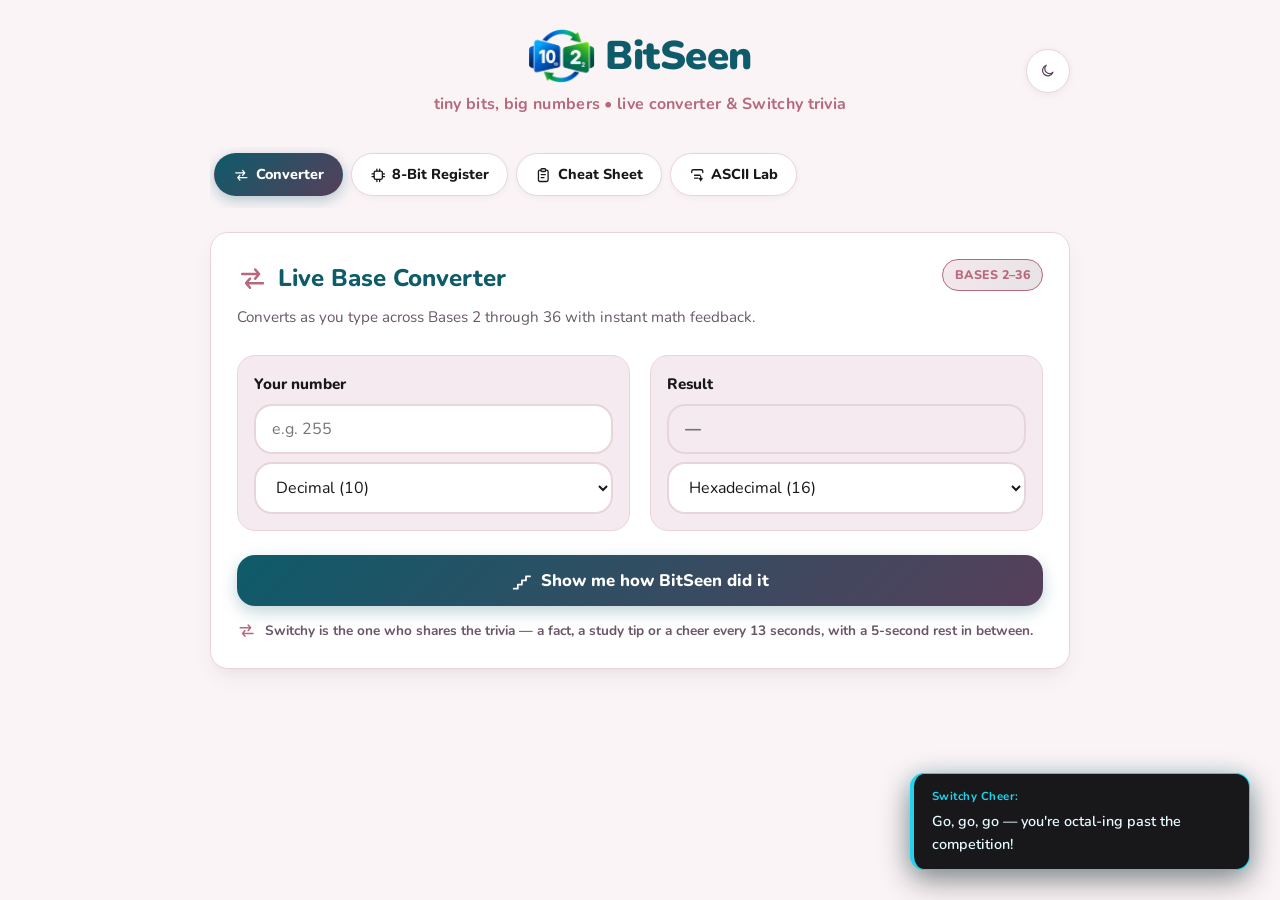
<file: index.html>
<!DOCTYPE html>
<html lang="en">

<head>
    <meta charset="UTF-8">
    <meta name="viewport" content="width=device-width, initial-scale=1.0">
    <title>BitSeen - Live Base Converter &amp; Number System Bestie</title>

    <link rel="preconnect" href="https://fonts.googleapis.com">
    <link rel="preconnect" href="https://fonts.gstatic.com" crossorigin>
    <link href="https://fonts.googleapis.com/css2?family=Nunito:wght@400;600;700;800;900&display=swap" rel="stylesheet">
    <link rel="icon" type="image/png" href="assets/favicon.png">
    <link rel="stylesheet" href="css/style.css">
</head>

<body>
    <div class="app-container">

        <header class="header">
            <div class="header-spacer"></div>
            <div class="header-title">
                <a href="index.html" class="header-logo-link">
                    <h1>
                        <img src="assets/binary-conversion-exchange.png" alt="" class="header-logo-img" aria-hidden="true">
                        <span>BitSeen</span>
                    </h1>
                </a>
                <p class="tagline">tiny bits, big numbers &bull; live converter &amp; Switchy trivia</p>
            </div>
            <div class="header-actions">
                <button id="theme-toggle-btn" class="theme-btn" aria-label="Toggle dark mode">
                    <svg class="icon icon-moon" aria-hidden="true" focusable="false"><use href="#bs-moon"></use></svg>
                    <svg class="icon icon-sun" aria-hidden="true" focusable="false"><use href="#bs-sun"></use></svg>
                </button>
            </div>
        </header>

        <nav class="student-nav" aria-label="Main Navigation">
            <a href="index.html" class="nav-pill active">
                <svg class="icon" aria-hidden="true" focusable="false"><use href="#bs-converter"></use></svg>
                <span>Converter</span>
            </a>
            <a href="register.html" class="nav-pill">
                <svg class="icon" aria-hidden="true" focusable="false"><use href="#bs-chip"></use></svg>
                <span>8-Bit Register</span>
            </a>
            <a href="cheatsheet.html" class="nav-pill">
                <svg class="icon" aria-hidden="true" focusable="false"><use href="#bs-clipboard"></use></svg>
                <span>Cheat Sheet</span>
            </a>
            <a href="ascii.html" class="nav-pill">
                <svg class="icon" aria-hidden="true" focusable="false"><use href="#bs-type"></use></svg>
                <span>ASCII Lab</span>
            </a>
        </nav>

        <section id="converter-section" class="card">
            <div class="section-header-row">
                <div>
                    <h2>
                        <svg class="icon" aria-hidden="true" focusable="false"><use href="#bs-converter"></use></svg>
                        <span>Live Base Converter</span>
                    </h2>
                    <p class="section-subtitle">Converts as you type across Bases 2 through 36 with instant math feedback.</p>
                </div>
                <span class="badge-student-good">Bases 2&ndash;36</span>
            </div>

            <div class="converter-panes">

                <div class="pane input-pane">
                    <label for="input-value">Your number</label>
                    <input type="text" id="input-value" placeholder="e.g. 255" autocomplete="off">

                    <select id="input-base">
                        <option value="2">Binary (2)</option>
                        <option value="8">Octal (8)</option>
                        <option value="10" selected>Decimal (10)</option>
                        <option value="16">Hexadecimal (16)</option>
                    </select>
                </div>

                <div class="pane output-pane">
                    <label for="output-value">Result</label>
                    <input type="text" id="output-value" placeholder="&mdash;" readonly>

                    <select id="output-base">
                        <option value="2">Binary (2)</option>
                        <option value="8">Octal (8)</option>
                        <option value="10">Decimal (10)</option>
                        <option value="16" selected>Hexadecimal (16)</option>
                    </select>
                </div>
            </div>

            <button type="button" id="show-steps-btn" class="btn-secondary">
                <svg class="icon" aria-hidden="true" focusable="false"><use href="#bs-steps"></use></svg>
                <span>Show me how BitSeen did it</span>
            </button>

            <p class="section-hint">
                <svg class="icon" aria-hidden="true" focusable="false"><use href="#bs-converter"></use></svg>
                <span>Switchy is the one who shares the trivia &mdash; a fact, a study tip or a cheer every 13 seconds, with a 5-second rest in between.</span>
            </p>

            <div id="steps-panel" class="steps-panel hidden">

            </div>
        </section>
    </div>

    <script src="js/icons.js"></script>
    <script src="js/feedback.js"></script>
    <script src="js/converter.js"></script>
    <script src="js/trivia.js"></script>
    <script src="js/switchy.js"></script>
    <script src="js/app.js"></script>
</body>

</html>
</file>
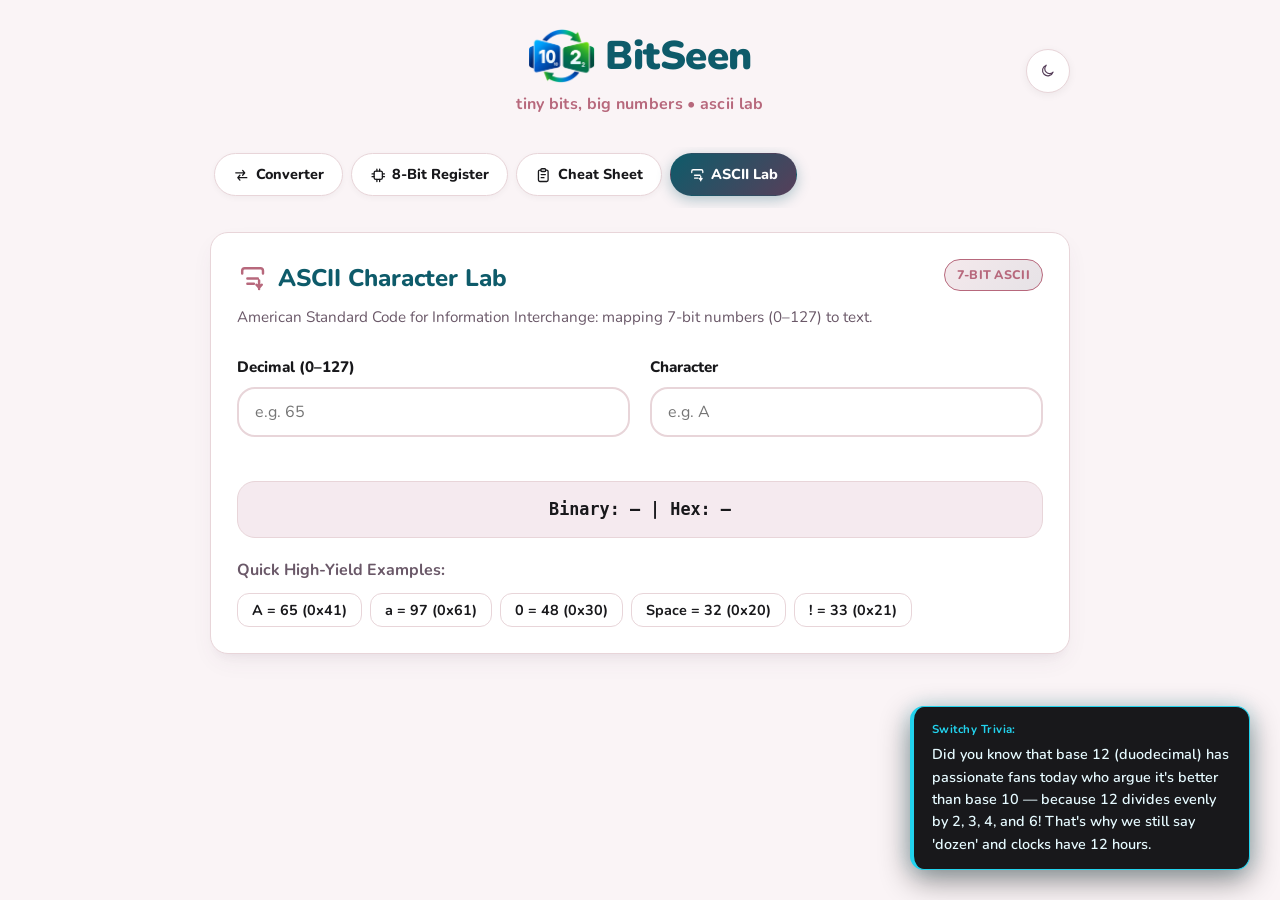
<file: ascii.html>
<!DOCTYPE html>
<html lang="en">

<head>
    <meta charset="UTF-8">
    <meta name="viewport" content="width=device-width, initial-scale=1.0">
    <title>ASCII Character Lab - BitSeen</title>

    <link rel="preconnect" href="https://fonts.googleapis.com">
    <link rel="preconnect" href="https://fonts.gstatic.com" crossorigin>
    <link href="https://fonts.googleapis.com/css2?family=Nunito:wght@400;600;700;800;900&display=swap" rel="stylesheet">
    <link rel="icon" type="image/png" href="assets/favicon.png">
    <link rel="stylesheet" href="css/style.css">
</head>

<body>
    <div class="app-container">

        <header class="header">
            <div class="header-spacer"></div>
            <div class="header-title">
                <a href="index.html" class="header-logo-link">
                    <h1>
                        <img src="assets/binary-conversion-exchange.png" alt="" class="header-logo-img" aria-hidden="true">
                        <span>BitSeen</span>
                    </h1>
                </a>
                <p class="tagline">tiny bits, big numbers &bull; ascii lab</p>
            </div>
            <div class="header-actions">
                <button id="theme-toggle-btn" class="theme-btn" aria-label="Toggle dark mode">
                    <svg class="icon icon-moon" aria-hidden="true" focusable="false"><use href="#bs-moon"></use></svg>
                    <svg class="icon icon-sun" aria-hidden="true" focusable="false"><use href="#bs-sun"></use></svg>
                </button>
            </div>
        </header>

        <nav class="student-nav" aria-label="Main Navigation">
            <a href="index.html" class="nav-pill">
                <svg class="icon" aria-hidden="true" focusable="false"><use href="#bs-converter"></use></svg>
                <span>Converter</span>
            </a>
            <a href="register.html" class="nav-pill">
                <svg class="icon" aria-hidden="true" focusable="false"><use href="#bs-chip"></use></svg>
                <span>8-Bit Register</span>
            </a>
            <a href="cheatsheet.html" class="nav-pill">
                <svg class="icon" aria-hidden="true" focusable="false"><use href="#bs-clipboard"></use></svg>
                <span>Cheat Sheet</span>
            </a>
            <a href="ascii.html" class="nav-pill active">
                <svg class="icon" aria-hidden="true" focusable="false"><use href="#bs-type"></use></svg>
                <span>ASCII Lab</span>
            </a>
        </nav>

        <section id="ascii-section" class="card">
            <div class="section-header-row">
                <div>
                    <h2>
                        <svg class="icon" aria-hidden="true" focusable="false"><use href="#bs-type"></use></svg>
                        <span>ASCII Character Lab</span>
                    </h2>
                    <p class="section-subtitle">American Standard Code for Information Interchange: mapping 7-bit numbers (0&ndash;127) to text.</p>
                </div>
                <span class="badge-student-good">7-Bit ASCII</span>
            </div>

            <div class="ascii-container">
                <div class="converter-panes">
                    <div class="pane">
                        <label for="ascii-dec">Decimal (0&ndash;127)</label>
                        <input type="number" id="ascii-dec" min="0" max="127" placeholder="e.g. 65">
                    </div>
                    <div class="pane">
                        <label for="ascii-char">Character</label>
                        <input type="text" id="ascii-char" maxlength="1" placeholder="e.g. A">
                    </div>
                </div>

                <div class="ascii-readouts">
                    <p>Binary: <span id="ascii-bin">&mdash;</span> | Hex: <span id="ascii-hex">&mdash;</span></p>
                </div>

                <div class="ascii-examples">
                    <p class="ascii-examples-label">Quick High-Yield Examples:</p>
                    <div class="ascii-chips">
                        <button type="button" class="ascii-chip" data-val="65">A = 65 (0x41)</button>
                        <button type="button" class="ascii-chip" data-val="97">a = 97 (0x61)</button>
                        <button type="button" class="ascii-chip" data-val="48">0 = 48 (0x30)</button>
                        <button type="button" class="ascii-chip" data-val="32">Space = 32 (0x20)</button>
                        <button type="button" class="ascii-chip" data-val="33">! = 33 (0x21)</button>
                    </div>
                </div>
            </div>
        </section>
    </div>

    <script src="js/icons.js"></script>
    <script src="js/feedback.js"></script>
    <script src="js/converter.js"></script>
    <script src="js/app.js"></script>
    <script src="js/trivia.js"></script>
    <script src="js/switchy.js"></script>
</body>

</html>
</file>
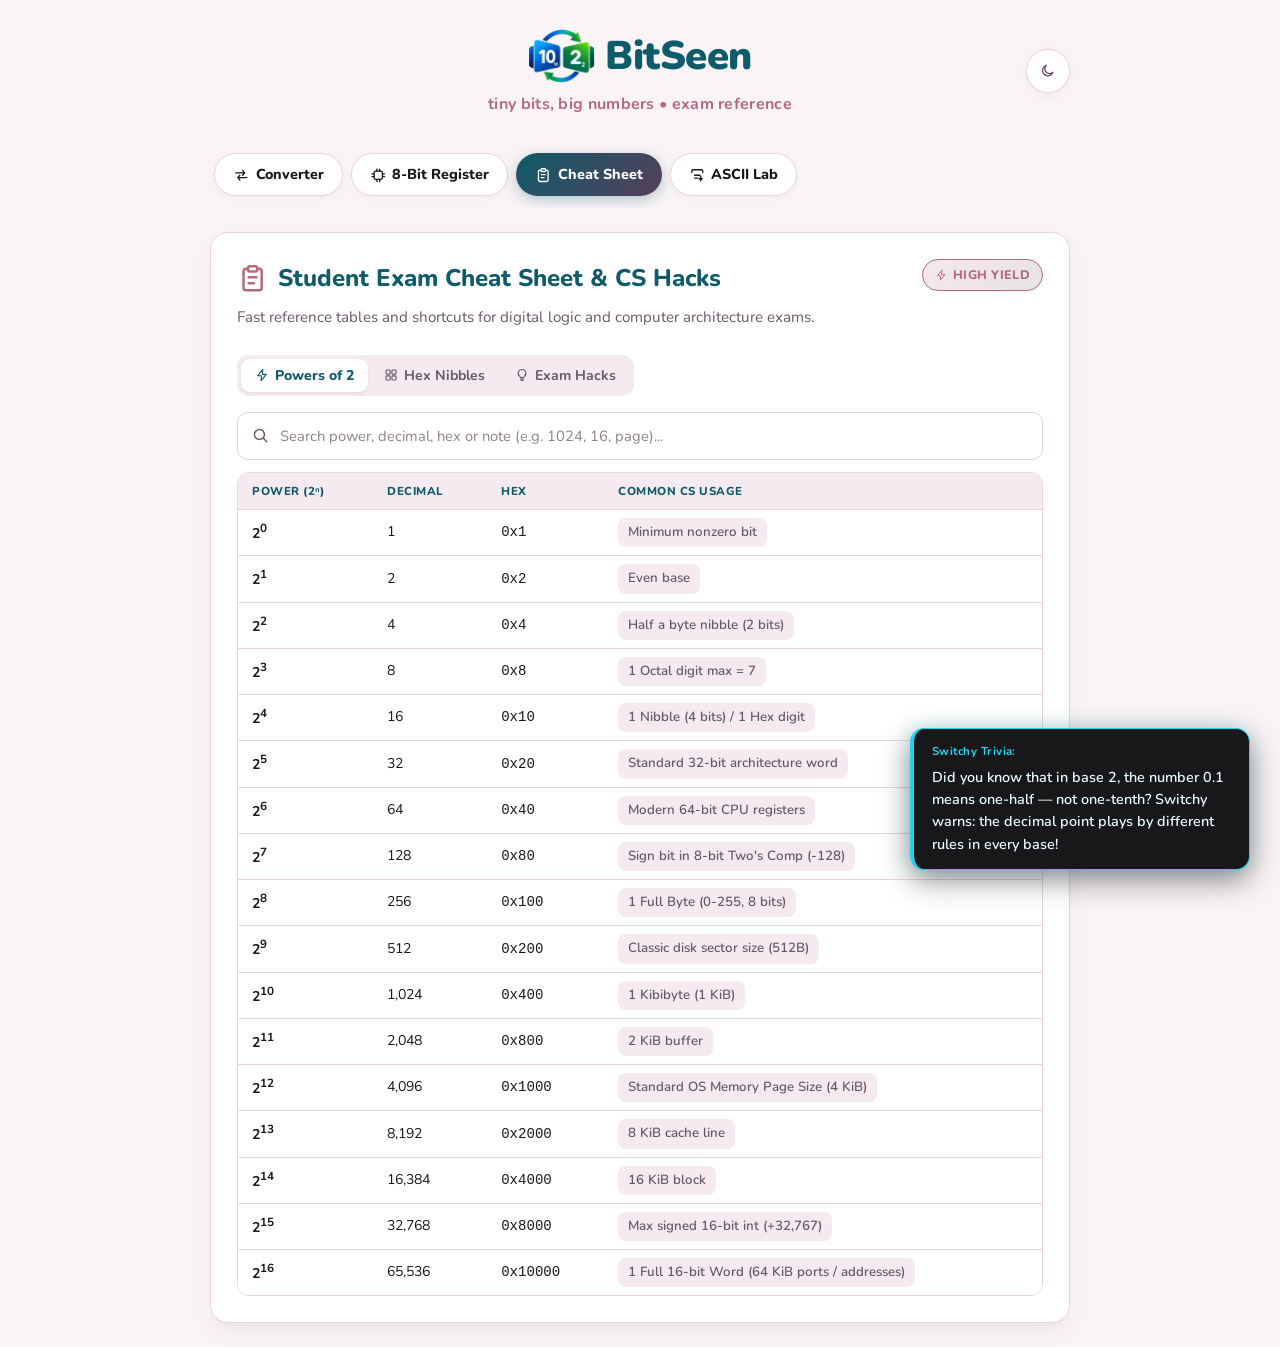
<file: cheatsheet.html>
<!DOCTYPE html>
<html lang="en">

<head>
    <meta charset="UTF-8">
    <meta name="viewport" content="width=device-width, initial-scale=1.0">
    <title>Student Exam Cheat Sheet - BitSeen</title>

    <link rel="preconnect" href="https://fonts.googleapis.com">
    <link rel="preconnect" href="https://fonts.gstatic.com" crossorigin>
    <link href="https://fonts.googleapis.com/css2?family=Nunito:wght@400;600;700;800;900&display=swap" rel="stylesheet">
    <link rel="icon" type="image/png" href="assets/favicon.png">
    <link rel="stylesheet" href="css/style.css">
</head>

<body>
    <div class="app-container">

        <header class="header">
            <div class="header-spacer"></div>
            <div class="header-title">
                <a href="index.html" class="header-logo-link">
                    <h1>
                        <img src="assets/binary-conversion-exchange.png" alt="" class="header-logo-img" aria-hidden="true">
                        <span>BitSeen</span>
                    </h1>
                </a>
                <p class="tagline">tiny bits, big numbers &bull; exam reference</p>
            </div>
            <div class="header-actions">
                <button id="theme-toggle-btn" class="theme-btn" aria-label="Toggle dark mode">
                    <svg class="icon icon-moon" aria-hidden="true" focusable="false"><use href="#bs-moon"></use></svg>
                    <svg class="icon icon-sun" aria-hidden="true" focusable="false"><use href="#bs-sun"></use></svg>
                </button>
            </div>
        </header>

        <nav class="student-nav" aria-label="Main Navigation">
            <a href="index.html" class="nav-pill">
                <svg class="icon" aria-hidden="true" focusable="false"><use href="#bs-converter"></use></svg>
                <span>Converter</span>
            </a>
            <a href="register.html" class="nav-pill">
                <svg class="icon" aria-hidden="true" focusable="false"><use href="#bs-chip"></use></svg>
                <span>8-Bit Register</span>
            </a>
            <a href="cheatsheet.html" class="nav-pill active">
                <svg class="icon" aria-hidden="true" focusable="false"><use href="#bs-clipboard"></use></svg>
                <span>Cheat Sheet</span>
            </a>
            <a href="ascii.html" class="nav-pill">
                <svg class="icon" aria-hidden="true" focusable="false"><use href="#bs-type"></use></svg>
                <span>ASCII Lab</span>
            </a>
        </nav>

        <section id="cheatsheet-section" class="card">
            <div class="section-header-row">
                <div>
                    <h2>
                        <svg class="icon" aria-hidden="true" focusable="false"><use href="#bs-clipboard"></use></svg>
                        <span>Student Exam Cheat Sheet &amp; CS Hacks</span>
                    </h2>
                    <p class="section-subtitle">Fast reference tables and shortcuts for digital logic and computer architecture exams.</p>
                </div>
                <span class="badge-student-good">
                    <svg class="icon" aria-hidden="true" focusable="false"><use href="#bs-bolt"></use></svg>
                    <span>High Yield</span>
                </span>
            </div>

            <div class="cs-tabs-header" role="tablist" aria-label="Cheat sheet sections">
                <button type="button" class="cs-tab-btn active" data-target="pane-powers" role="tab" aria-selected="true">
                    <svg class="icon" aria-hidden="true" focusable="false"><use href="#bs-bolt"></use></svg>
                    <span>Powers of 2</span>
                </button>
                <button type="button" class="cs-tab-btn" data-target="pane-nibbles" role="tab" aria-selected="false">
                    <svg class="icon" aria-hidden="true" focusable="false"><use href="#bs-grid"></use></svg>
                    <span>Hex Nibbles</span>
                </button>
                <button type="button" class="cs-tab-btn" data-target="pane-hacks" role="tab" aria-selected="false">
                    <svg class="icon" aria-hidden="true" focusable="false"><use href="#bs-bulb"></use></svg>
                    <span>Exam Hacks</span>
                </button>
            </div>

            <div id="pane-powers" class="cs-tab-pane" role="tabpanel">
                <div class="powers-search-row">
                    <svg class="icon search-icon" aria-hidden="true" focusable="false"><use href="#bs-search"></use></svg>
                    <input type="text" id="powers-search-input" placeholder="Search power, decimal, hex or note (e.g. 1024, 16, page)..." aria-label="Search powers of two">
                </div>
                <div class="table-responsive">
                    <table class="cs-table">
                        <thead>
                            <tr>
                                <th>Power (2&#8319;)</th>
                                <th>Decimal</th>
                                <th>Hex</th>
                                <th>Common CS Usage</th>
                            </tr>
                        </thead>
                        <tbody id="powers-table-body">

                        </tbody>
                    </table>
                </div>
            </div>

            <div id="pane-nibbles" class="cs-tab-pane hidden" role="tabpanel">
                <p class="tab-helper-text">Every 4 bits map to 1 hex symbol. Click a tile to copy its binary.</p>
                <div id="nibble-grid" class="nibble-grid">

                </div>
            </div>

            <div id="pane-hacks" class="cs-tab-pane hidden" role="tabpanel">
                <div class="hacks-list">
                    <article class="hack-item">
                        <div class="hack-item-head">
                            <span class="hack-index">1</span>
                            <h3 class="hack-item-title">The 4-Bit Chunking Trick</h3>
                        </div>
                        <p class="hack-lead">Never do long division! To convert binary to hex (e.g. <code>11010110&#8322;</code>):</p>
                        <ol class="hack-steps">
                            <li>Group into sets of 4 from the right: <code>1101</code> and <code>0110</code>.</li>
                            <li>Decode each 4-bit nibble: <code>1101 = 13 = D</code>, <code>0110 = 6</code>.</li>
                            <li>Result: <code>0xD6</code> in 3 seconds flat!</li>
                        </ol>
                    </article>

                    <article class="hack-item">
                        <div class="hack-item-head">
                            <span class="hack-index">2</span>
                            <h3 class="hack-item-title">Two's Complement Speed Trick</h3>
                        </div>
                        <p class="hack-lead">To negate an 8-bit number without subtracting:</p>
                        <ol class="hack-steps">
                            <li><strong>Method 1:</strong> Flip all bits (0 to 1, 1 to 0) and add 1.</li>
                            <li><strong>Method 2 (Fastest):</strong> Scan from right to left. Leave all bits unchanged up to and including the very first <code>1</code>. Flip all bits to the left of it!</li>
                            <li>Example: <code>0010 1100</code> &rarr; Right part: <code>... 100</code>, Flip left: <code>1101 0100</code>!</li>
                        </ol>
                    </article>

                    <article class="hack-item">
                        <div class="hack-item-head">
                            <span class="hack-index">3</span>
                            <h3 class="hack-item-title">Even vs Odd Binary Rule</h3>
                        </div>
                        <p class="hack-lead">Look only at the Least Significant Bit (LSB / Bit 0):</p>
                        <ul class="hack-steps">
                            <li>If Bit 0 is <code>1</code>, the number is <strong>ODD</strong> (since 2&#176; = 1 and all other powers of 2 are even!).</li>
                            <li>If Bit 0 is <code>0</code>, the number is <strong>EVEN</strong>.</li>
                        </ul>
                    </article>

                    <article class="hack-item">
                        <div class="hack-item-head">
                            <span class="hack-index">4</span>
                            <h3 class="hack-item-title">Standard Prefixes &amp; Notations</h3>
                        </div>
                        <p class="hack-lead">Recognize numbers in code and homework:</p>
                        <ul class="hack-steps">
                            <li><code>0b1011</code> = Binary (Prefix <code>0b</code>)</li>
                            <li><code>0o755</code> = Octal (Prefix <code>0o</code>)</li>
                            <li><code>0xDEADBEEF</code> = Hexadecimal (Prefix <code>0x</code>)</li>
                            <li><code>1011&#8322;</code> or <code>FFA&#8321;&#8326;</code> = Subscript base notation</li>
                        </ul>
                    </article>
                </div>
            </div>
        </section>
    </div>

    <script src="js/icons.js"></script>
    <script src="js/feedback.js"></script>
    <script src="js/converter.js"></script>
    <script src="js/student.js"></script>
    <script src="js/app.js"></script>
    <script src="js/trivia.js"></script>
    <script src="js/switchy.js"></script>
</body>

</html>
</file>
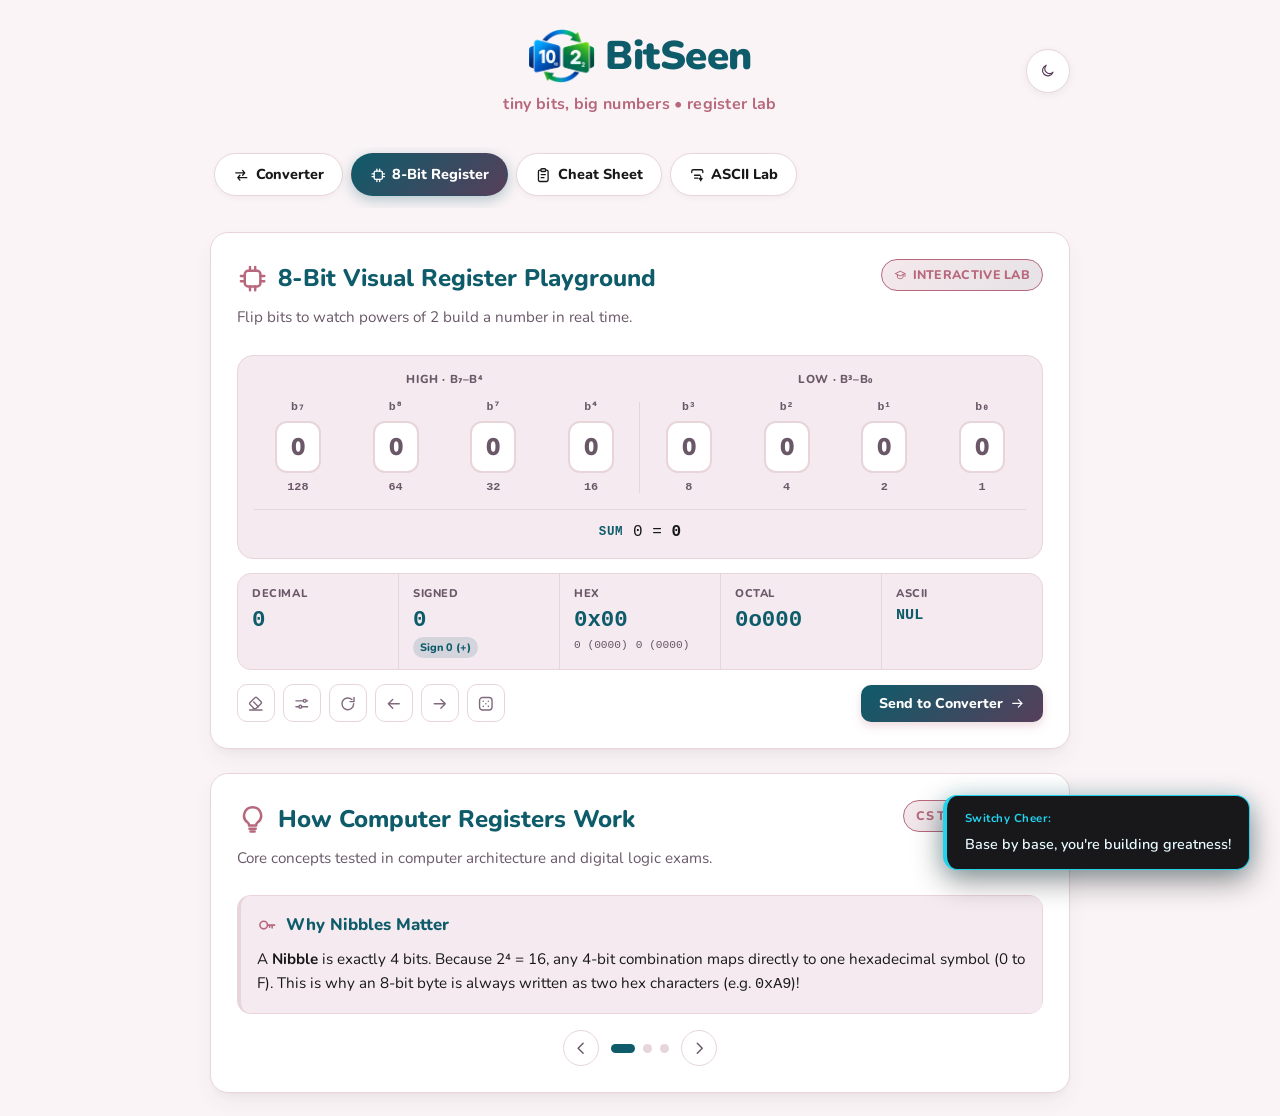
<file: register.html>
<!DOCTYPE html>
<html lang="en">

<head>
    <meta charset="UTF-8">
    <meta name="viewport" content="width=device-width, initial-scale=1.0">
    <title>8-Bit Register Playground - BitSeen</title>

    <link rel="preconnect" href="https://fonts.googleapis.com">
    <link rel="preconnect" href="https://fonts.gstatic.com" crossorigin>
    <link href="https://fonts.googleapis.com/css2?family=Nunito:wght@400;600;700;800;900&display=swap" rel="stylesheet">
    <link rel="icon" type="image/png" href="assets/favicon.png">
    <link rel="stylesheet" href="css/style.css">
</head>

<body>
    <div class="app-container">

        <header class="header">
            <div class="header-spacer"></div>
            <div class="header-title">
                <a href="index.html" class="header-logo-link">
                    <h1>
                        <img src="assets/binary-conversion-exchange.png" alt="" class="header-logo-img" aria-hidden="true">
                        <span>BitSeen</span>
                    </h1>
                </a>
                <p class="tagline">tiny bits, big numbers &bull; register lab</p>
            </div>
            <div class="header-actions">
                <button id="theme-toggle-btn" class="theme-btn" aria-label="Toggle dark mode">
                    <svg class="icon icon-moon" aria-hidden="true" focusable="false"><use href="#bs-moon"></use></svg>
                    <svg class="icon icon-sun" aria-hidden="true" focusable="false"><use href="#bs-sun"></use></svg>
                </button>
            </div>
        </header>

        <nav class="student-nav" aria-label="Main Navigation">
            <a href="index.html" class="nav-pill">
                <svg class="icon" aria-hidden="true" focusable="false"><use href="#bs-converter"></use></svg>
                <span>Converter</span>
            </a>
            <a href="register.html" class="nav-pill active">
                <svg class="icon" aria-hidden="true" focusable="false"><use href="#bs-chip"></use></svg>
                <span>8-Bit Register</span>
            </a>
            <a href="cheatsheet.html" class="nav-pill">
                <svg class="icon" aria-hidden="true" focusable="false"><use href="#bs-clipboard"></use></svg>
                <span>Cheat Sheet</span>
            </a>
            <a href="ascii.html" class="nav-pill">
                <svg class="icon" aria-hidden="true" focusable="false"><use href="#bs-type"></use></svg>
                <span>ASCII Lab</span>
            </a>
        </nav>

        <section id="register-section" class="card">
            <div class="section-header-row">
                <div>
                    <h2>
                        <svg class="icon" aria-hidden="true" focusable="false"><use href="#bs-chip"></use></svg>
                        <span>8-Bit Visual Register Playground</span>
                    </h2>
                    <p class="section-subtitle">Flip bits to watch powers of 2 build a number in real time.</p>
                </div>
                <span class="badge-student-good">
                    <svg class="icon" aria-hidden="true" focusable="false"><use href="#bs-cap"></use></svg>
                    <span>Interactive Lab</span>
                </span>
            </div>

            <div class="reg-bitstrip">
                <div class="reg-nibble-heads">
                    <span class="reg-nibble-head">High &middot; b&#8327;&ndash;b&#8308;</span>
                    <span class="reg-nibble-head">Low &middot; b&#179;&ndash;b&#8320;</span>
                </div>
                <div class="reg-bits">
                    <div class="bit-col">
                        <span class="bit-index">b&#8327;</span>
                        <button type="button" class="bit-btn" data-index="0" aria-label="Toggle bit 7 (weight 128)">0</button>
                        <span class="bit-weight">128</span>
                    </div>
                    <div class="bit-col">
                        <span class="bit-index">b&#8312;</span>
                        <button type="button" class="bit-btn" data-index="1" aria-label="Toggle bit 6 (weight 64)">0</button>
                        <span class="bit-weight">64</span>
                    </div>
                    <div class="bit-col">
                        <span class="bit-index">b&#8311;</span>
                        <button type="button" class="bit-btn" data-index="2" aria-label="Toggle bit 5 (weight 32)">0</button>
                        <span class="bit-weight">32</span>
                    </div>
                    <div class="bit-col">
                        <span class="bit-index">b&#8308;</span>
                        <button type="button" class="bit-btn" data-index="3" aria-label="Toggle bit 4 (weight 16)">0</button>
                        <span class="bit-weight">16</span>
                    </div>
                    <div class="bit-col">
                        <span class="bit-index">b&#179;</span>
                        <button type="button" class="bit-btn" data-index="4" aria-label="Toggle bit 3 (weight 8)">0</button>
                        <span class="bit-weight">8</span>
                    </div>
                    <div class="bit-col">
                        <span class="bit-index">b&#178;</span>
                        <button type="button" class="bit-btn" data-index="5" aria-label="Toggle bit 2 (weight 4)">0</button>
                        <span class="bit-weight">4</span>
                    </div>
                    <div class="bit-col">
                        <span class="bit-index">b&#185;</span>
                        <button type="button" class="bit-btn" data-index="6" aria-label="Toggle bit 1 (weight 2)">0</button>
                        <span class="bit-weight">2</span>
                    </div>
                    <div class="bit-col">
                        <span class="bit-index">b&#8320;</span>
                        <button type="button" class="bit-btn" data-index="7" aria-label="Toggle bit 0 (weight 1)">0</button>
                        <span class="bit-weight">1</span>
                    </div>
                </div>
                <div class="reg-sum">
                    <span class="reg-sum-label">Sum</span>
                    <div id="reg-equation" class="equation-formula">0 = <strong>0</strong></div>
                </div>
            </div>

            <div class="reg-readouts">
                <div class="reg-readout">
                    <span class="metric-title">Decimal</span>
                    <span id="reg-unsigned" class="metric-val">0</span>
                </div>
                <div class="reg-readout">
                    <span class="metric-title">Signed</span>
                    <span id="reg-signed" class="metric-val">0</span>
                    <span id="reg-signed-badge" class="sign-badge badge-positive">Sign Bit: 0 (+)</span>
                </div>
                <div class="reg-readout">
                    <span class="metric-title">Hex</span>
                    <span id="reg-hex-full" class="metric-val">0x00</span>
                    <span class="nibble-breakdown">
                        <code id="reg-hex-high">0 (0000)</code>
                        <code id="reg-hex-low">0 (0000)</code>
                    </span>
                </div>
                <div class="reg-readout">
                    <span class="metric-title">Octal</span>
                    <span id="reg-octal" class="metric-val">0o000</span>
                </div>
                <div class="reg-readout">
                    <span class="metric-title">ASCII</span>
                    <span id="reg-ascii" class="metric-val metric-val-text" title="NUL (Null)">NUL</span>
                </div>
            </div>

            <div class="reg-actions-bar">
                <button type="button" id="reg-clear-btn" class="reg-tool-btn" title="Clear every bit (0x00)" aria-label="Clear every bit">
                    <svg class="icon" aria-hidden="true" focusable="false"><use href="#bs-eraser"></use></svg>
                </button>
                <button type="button" id="reg-set-all-btn" class="reg-tool-btn" title="Turn every bit on (0xFF)" aria-label="Turn every bit on">
                    <svg class="icon" aria-hidden="true" focusable="false"><use href="#bs-toggle"></use></svg>
                </button>
                <button type="button" id="reg-invert-btn" class="reg-tool-btn" title="Invert every bit (NOT)" aria-label="Invert every bit">
                    <svg class="icon" aria-hidden="true" focusable="false"><use href="#bs-refresh"></use></svg>
                </button>
                <button type="button" id="reg-shift-l-btn" class="reg-tool-btn" title="Shift left (double the value)" aria-label="Shift left">
                    <svg class="icon" aria-hidden="true" focusable="false"><use href="#bs-arrowLeft"></use></svg>
                </button>
                <button type="button" id="reg-shift-r-btn" class="reg-tool-btn" title="Shift right (halve the value)" aria-label="Shift right">
                    <svg class="icon" aria-hidden="true" focusable="false"><use href="#bs-arrowRight"></use></svg>
                </button>
                <button type="button" id="reg-random-btn" class="reg-tool-btn" title="Random byte" aria-label="Random byte">
                    <svg class="icon" aria-hidden="true" focusable="false"><use href="#bs-dice"></use></svg>
                </button>
                <button type="button" id="reg-send-conv-btn" class="btn-primary-action">
                    <span>Send to Converter</span>
                    <svg class="icon" aria-hidden="true" focusable="false"><use href="#bs-arrowRight"></use></svg>
                </button>
            </div>
        </section>

        <section class="card">
            <div class="section-header-row">
                <div>
                    <h2>
                        <svg class="icon" aria-hidden="true" focusable="false"><use href="#bs-bulb"></use></svg>
                        <span>How Computer Registers Work</span>
                    </h2>
                    <p class="section-subtitle">Core concepts tested in computer architecture and digital logic exams.</p>
                </div>
                <div class="section-header-actions">
                    <span class="badge-student-good">CS Theory</span>
                    <button type="button" class="hack-play-btn" id="hack-play-btn" aria-label="Pause auto-advance" aria-pressed="false">
                        <svg class="icon" aria-hidden="true" focusable="false"><use href="#bs-pause"></use></svg>
                    </button>
                </div>
            </div>

            <div class="hack-carousel" id="hack-carousel" data-interval="7000" role="region" aria-roledescription="carousel" aria-label="Core register concepts">
                <div class="hack-carousel-viewport">
                    <div class="hack-carousel-track" id="hack-track">
                        <div class="hack-card hack-slide" role="group" aria-roledescription="slide" aria-label="Concept 1 of 3">
                            <div class="hack-title">
                                <svg class="icon" aria-hidden="true" focusable="false"><use href="#bs-key"></use></svg>
                                <span>Why Nibbles Matter</span>
                            </div>
                            <p>A <strong>Nibble</strong> is exactly 4 bits. Because 2&#8308; = 16, any 4-bit combination maps directly to one hexadecimal symbol (0 to F). This is why an 8-bit byte is always written as two hex characters (e.g. <code>0xA9</code>)!</p>
                        </div>

                        <div class="hack-card hack-slide" role="group" aria-roledescription="slide" aria-label="Concept 2 of 3">
                            <div class="hack-title">
                                <svg class="icon" aria-hidden="true" focusable="false"><use href="#bs-minus"></use></svg>
                                <span>Two's Complement (Signed Mode)</span>
                            </div>
                            <p>In signed 8-bit math, the Most Significant Bit (b&#8327;) is the <strong>Sign Bit</strong> with a negative weight of -128. All other bits (b&#8312; to b&#8320;) remain positive. That's why <code>11111111</code> is -128 + 127 = -1!</p>
                        </div>

                        <div class="hack-card hack-slide" role="group" aria-roledescription="slide" aria-label="Concept 3 of 3">
                            <div class="hack-title">
                                <svg class="icon" aria-hidden="true" focusable="false"><use href="#bs-bolt"></use></svg>
                                <span>Bitwise Shifts</span>
                            </div>
                            <p>Shifting bits to the left (<code>&laquo; 1</code>) multiplies an integer by 2. Shifting to the right (<code>&raquo; 1</code>) performs integer floor division by 2. Hardware uses this instead of slow arithmetic multipliers!</p>
                        </div>
                    </div>
                </div>
                <div class="hack-carousel-controls">
                    <button type="button" class="hack-nav-btn" id="hack-prev-btn" aria-label="Previous concept">
                        <svg class="icon" aria-hidden="true" focusable="false"><use href="#bs-chevronLeft"></use></svg>
                    </button>
                    <div class="hack-dots" id="hack-dots"></div>
                    <button type="button" class="hack-nav-btn" id="hack-next-btn" aria-label="Next concept">
                        <svg class="icon" aria-hidden="true" focusable="false"><use href="#bs-chevronRight"></use></svg>
                    </button>
                </div>
            </div>
        </section>
    </div>

    <script src="js/icons.js"></script>
    <script src="js/feedback.js"></script>
    <script src="js/converter.js"></script>
    <script src="js/student.js"></script>
    <script src="js/app.js"></script>
    <script src="js/trivia.js"></script>
    <script src="js/switchy.js"></script>
</body>

</html>
</file>
<file: css/style.css>
:root {
    --palette-night: #18181B;
    --palette-teal: #0E5B6A;
    --palette-teal-hover: #136F82;
    --palette-plum: #573F5A;
    --palette-mauve: #81697E;
    --palette-rose: #B7687C;
    --palette-rose-hover: #C7758B;
    --palette-blush: #F4C7CB;
    --palette-blush-light: #FDF5F6;

    --bg-color: #FAF4F6;
    --primary: #0E5B6A;
    --primary-hover: #136F82;
    --secondary: #573F5A;
    --accent: #B7687C;
    --accent-hover: #C7758B;
    --highlight: #B7687C;
    --mauve: #81697E;
    --text-color: #18181B;
    --text-muted: #6A5868;
    --white: #FFFFFF;
    --input-border: #E8D5D9;
    --input-bg: #FFFFFF;
    --steps-bg: #F5EAEF;
    --trivia-bg: #FDF1F4;
    --border-radius: 18px;
    --box-shadow: 0 10px 25px -5px rgba(87, 63, 90, 0.08), 0 8px 10px -6px rgba(87, 63, 90, 0.05);
}

[data-theme="dark"] {
    --bg-color: #141318;
    --primary: #1EA9C0;
    --primary-hover: #29BDD6;
    --secondary: #9E77A3;
    --accent: #E6849B;
    --accent-hover: #F293A9;
    --highlight: #E6849B;
    --mauve: #9B8298;
    --text-color: #FAF0F2;
    --text-muted: #B3A2AF;
    --white: #201D27;
    --input-border: #3C3345;
    --input-bg: #181520;
    --steps-bg: #2A2433;
    --trivia-bg: #2E222D;
    --box-shadow: 0 12px 30px -5px rgba(0, 0, 0, 0.6), 0 8px 12px -6px rgba(0, 0, 0, 0.5);
}

* {
    box-sizing: border-box;
    margin: 0;
    padding: 0;
    -webkit-tap-highlight-color: transparent !important;
}

*:focus:not(:focus-visible) {
    outline: none !important;
    box-shadow: none;
}

button, input, select, a {
    -webkit-tap-highlight-color: transparent !important;
}

button:focus:not(:focus-visible) {
    outline: none !important;
    box-shadow: none;
}

body {
    font-family: 'Nunito', sans-serif;
    background-color: var(--bg-color);
    color: var(--text-color);
    line-height: 1.6;
    padding: 24px;
    transition: background-color 0.3s ease, color 0.3s ease;
    min-height: 100vh;
    -webkit-tap-highlight-color: transparent;
}

.app-container {
    max-width: 860px;
    margin: 0 auto;
    display: flex;
    flex-direction: column;
    gap: 24px;
}

.header {
    display: flex;
    justify-content: space-between;
    align-items: center;
    padding-bottom: 6px;
}

.header-spacer, .header-actions {
    flex: 1;
}

.header-actions {
    display: flex;
    justify-content: flex-end;
}

.header-title {
    flex: 3;
    text-align: center;
}

.header-logo-link {
    text-decoration: none;
    display: inline-block;
}

.theme-btn {
    background: var(--white);
    border: 1.5px solid var(--input-border);
    cursor: pointer;
    border-radius: 50%;
    width: 44px;
    height: 44px;
    box-shadow: 0 2px 8px rgba(0,0,0,0.06);
    transition: transform 0.2s, background-color 0.3s, border-color 0.2s;
    display: flex;
    align-items: center;
    justify-content: center;
    color: var(--secondary);
}

.theme-btn:hover {
    transform: scale(1.1);
    border-color: var(--primary);
    color: var(--primary);
}

.theme-btn .icon-sun {
    display: none;
}

[data-theme="dark"] .theme-btn .icon-moon {
    display: none;
}

[data-theme="dark"] .theme-btn .icon-sun {
    display: block;
}

h1 {
    font-size: 2.5rem;
    font-weight: 900;
    text-align: center;
    color: var(--primary);
    margin-bottom: 2px;
    letter-spacing: -0.5px;
    display: flex;
    align-items: center;
    justify-content: center;
    gap: 10px;
}

h2 {
    font-size: 1.5rem;
    font-weight: 800;
    margin-bottom: 14px;
    color: var(--primary);
    display: flex;
    align-items: center;
    gap: 10px;
}

h2 .icon {
    width: 1.3em;
    height: 1.3em;
    color: var(--accent);
}

.tagline {
    text-align: center;
    font-size: 1rem;
    font-weight: 700;
    color: var(--highlight);
    letter-spacing: 0.3px;
}

.student-nav {
    display: flex;
    gap: 8px;
    overflow-x: auto;
    padding: 6px 4px 12px 4px;
    scrollbar-width: thin;
    -webkit-overflow-scrolling: touch;
}

.nav-pill {
    background: var(--white);
    color: var(--text-color);
    padding: 9px 18px;
    border-radius: 22px;
    text-decoration: none;
    font-size: 0.9rem;
    font-weight: 800;
    white-space: nowrap;
    box-shadow: 0 2px 6px rgba(0,0,0,0.04);
    border: 1.5px solid var(--input-border);
    transition: all 0.2s cubic-bezier(0.4, 0, 0.2, 1);
    display: flex;
    align-items: center;
    gap: 6px;
}

.nav-pill:hover {
    transform: translateY(-2px);
    border-color: var(--primary);
    color: var(--primary);
    box-shadow: 0 6px 14px rgba(14, 91, 106, 0.15);
}

.nav-pill.active {
    background: linear-gradient(135deg, var(--palette-teal), var(--palette-plum));
    color: #FFFFFF;
    border-color: transparent;
    box-shadow: 0 4px 14px rgba(14, 91, 106, 0.3);
}

.card {
    background-color: var(--white);
    border-radius: var(--border-radius);
    padding: 26px;
    box-shadow: var(--box-shadow);
    border: 1px solid var(--input-border);
    transition: background-color 0.3s ease, box-shadow 0.3s ease, transform 0.2s ease, border-color 0.3s ease;
}

.card:hover {
    box-shadow: 0 14px 28px rgba(87, 63, 90, 0.1);
}

[data-theme="dark"] .card:hover {
    box-shadow: 0 14px 28px rgba(0,0,0,0.5);
}

.section-header-row {
    display: flex;
    justify-content: space-between;
    align-items: flex-start;
    gap: 12px;
    margin-bottom: 12px;
}

    .section-subtitle {
        font-size: 0.95rem;
        color: var(--text-muted);
        margin-top: -6px;
        margin-bottom: 14px;
        line-height: 1.5;
    }

    .section-header-actions {
        display: flex;
        align-items: center;
        gap: 8px;
        flex-shrink: 0;
    }

.badge-student-good {
    background: linear-gradient(135deg, rgba(183, 104, 124, 0.15), rgba(87, 63, 90, 0.15));
    border: 1px solid var(--accent);
    color: var(--accent);
    padding: 5px 12px;
    border-radius: 20px;
    font-size: 0.78rem;
    font-weight: 800;
    white-space: nowrap;
    letter-spacing: 0.3px;
    text-transform: uppercase;
    display: inline-flex;
    align-items: center;
    gap: 6px;
}

.badge-student-good .icon {
    width: 1em;
    height: 1em;
}

.icon {
    width: 1.15em;
    height: 1.15em;
    flex-shrink: 0;
    vertical-align: -0.18em;
    fill: none;
}

.header-logo-img {
    height: 3.4rem;
    width: auto;
    max-width: 100%;
    display: block;
}

.bs-sprite {
    position: absolute;
    width: 0;
    height: 0;
    overflow: hidden;
}

.converter-panes {
    display: flex;
    gap: 20px;
    margin-bottom: 24px;
}

.pane {
    flex: 1;
    display: flex;
    flex-direction: column;
    gap: 8px;
}

.input-pane,
.output-pane {
    background: var(--steps-bg);
    border: 1.5px solid var(--input-border);
    border-radius: var(--border-radius);
    padding: 16px;
}

.output-pane input {
    font-weight: 900;
    font-size: 1.15rem;
    color: var(--primary);
    letter-spacing: 0.04em;
}

label {
    font-weight: 800;
    font-size: 0.95rem;
    color: var(--text-color);
}

input[type="text"],
input[type="number"],
select {
    background-color: var(--input-bg);
    min-height: 48px;
    padding: 12px 16px;
    border: 2px solid var(--input-border);
    border-radius: var(--border-radius);
    font-family: 'Nunito', sans-serif;
    font-size: 1rem;
    color: var(--text-color);
    outline: none;
    transition: border-color 0.2s ease, box-shadow 0.2s ease, background-color 0.3s ease;
}

input[type="text"]:focus,
input[type="number"]:focus,
select:focus {
    border-color: var(--primary);
    box-shadow: 0 0 0 3px rgba(14, 91, 106, 0.18);
}

input[readonly] {
    background-color: var(--steps-bg);
    color: var(--text-color);
    cursor: default;
}

.error-border {
    border-color: var(--accent) !important;
    animation: shakeInput 0.3s ease-in-out;
}

@keyframes shakeInput {
    0%, 100% { transform: translateX(0); }
    25% { transform: translateX(-4px); }
    75% { transform: translateX(4px); }
}

.btn-secondary {
    display: inline-flex;
    align-items: center;
    justify-content: center;
    gap: 9px;
    width: 100%;
    background: linear-gradient(135deg, var(--palette-teal), var(--palette-plum));
    color: #FFFFFF;
    font-weight: 800;
    font-size: 1.05rem;
    border: none;
    border-radius: var(--border-radius);
    padding: 14px 20px;
    min-height: 48px;
    cursor: pointer;
    transition: transform 0.2s ease, box-shadow 0.2s ease, filter 0.2s ease;
    font-family: 'Nunito', sans-serif;
    box-shadow: 0 6px 16px rgba(14, 91, 106, 0.25);
    text-align: center;
    text-decoration: none;
}

.btn-secondary .icon {
    width: 1.3em;
    height: 1.3em;
}

.btn-secondary:hover {
    transform: translateY(-2px);
    box-shadow: 0 10px 20px rgba(14, 91, 106, 0.35);
    filter: brightness(1.08);
}

.btn-outline {
    display: inline-block;
    background: transparent;
    border: 2px solid var(--input-border);
    color: var(--text-color);
    font-weight: 800;
    font-size: 1rem;
    padding: 12px 20px;
    border-radius: var(--border-radius);
    cursor: pointer;
    transition: all 0.2s ease;
    text-decoration: none;
    font-family: 'Nunito', sans-serif;
    text-align: center;
}

.btn-outline:hover {
    border-color: var(--primary);
    color: var(--primary);
    transform: translateY(-2px);
}

.steps-panel {
    margin-top: 24px;
    background-color: var(--steps-bg);
    border-left: 5px solid var(--primary);
    padding: 22px;
    border-radius: 0 var(--border-radius) var(--border-radius) 0;
    animation: fadeInDown 0.3s ease-out forwards;
}

@keyframes fadeInDown {
    from { opacity: 0; transform: translateY(-10px); }
    to { opacity: 1; transform: translateY(0); }
}

.hidden {
    display: none !important;
}

.steps-panel h3 {
    color: var(--primary);
    margin-bottom: 16px;
    font-size: 1.15rem;
    font-weight: 900;
}

.step-block {
    margin-bottom: 18px;
    background: var(--white);
    padding: 14px 18px;
    border-radius: 12px;
    border: 1px solid var(--input-border);
}

.step-title {
    font-weight: 800;
    color: var(--secondary);
    margin-bottom: 6px;
    font-size: 0.95rem;
}

.step-line {
    font-family: monospace;
    font-size: 0.95rem;
    color: var(--text-color);
    line-height: 1.6;
}

.section-hint {
    display: flex;
    align-items: center;
    gap: 9px;
    margin-top: 14px;
    font-size: 0.85rem;
    font-weight: 700;
    color: var(--text-muted);
}

.section-hint .icon {
    width: 1.2rem;
    height: 1.2rem;
    flex-shrink: 0;
    color: var(--accent);
}

.toast-host {
    position: fixed;
    left: 50%;
    top: 18px;
    transform: translateX(-50%);
    z-index: 10000;
    display: flex;
    flex-direction: column;
    align-items: center;
    gap: 8px;
    pointer-events: none;
    width: max-content;
    max-width: 100%;
}

.toast {
    display: flex;
    align-items: center;
    gap: 10px;
    background: var(--white);
    border: 1.5px solid var(--input-border);
    border-left: 4px solid var(--primary);
    border-radius: 14px;
    padding: 12px 20px;
    box-shadow: 0 10px 26px rgba(0, 0, 0, 0.16);
    font-weight: 700;
    font-size: 0.92rem;
    color: var(--text-color);
    opacity: 0;
    transform: translateY(-16px);
    transition: opacity 0.25s ease, transform 0.25s ease;
    max-width: min(90vw, 420px);
}

.toast-visible {
    opacity: 1;
    transform: translateY(0);
}

.toast-icon {
    width: 1.25rem;
    height: 1.25rem;
    flex-shrink: 0;
    color: var(--primary);
}

.toast-text {
    flex: 1;
    min-width: 0;
    line-height: 1.4;
}

.toast-error { border-left-color: var(--accent); }
.toast-error .toast-icon { color: var(--accent); }
.toast-warn { border-left-color: var(--palette-rose); }
.toast-warn .toast-icon { color: var(--palette-rose); }
.toast-hint { border-left-color: var(--mauve); }
.toast-hint .toast-icon { color: var(--mauve); }
.toast-celebrate { border-left-color: var(--palette-rose); }
.toast-celebrate .toast-icon { color: var(--palette-rose); }

@keyframes fadeIn {
    from { opacity: 0; }
    to { opacity: 1; }
}

.reg-bitstrip {
    background: var(--steps-bg);
    border: 1px solid var(--input-border);
    border-radius: 16px;
    padding: 14px 16px 12px;
}

.reg-nibble-heads {
    display: grid;
    grid-template-columns: repeat(8, 1fr);
    gap: 10px;
    margin-bottom: 10px;
}

.reg-nibble-head {
    font-size: 0.72rem;
    font-weight: 800;
    color: var(--text-muted);
    text-transform: uppercase;
    letter-spacing: 0.6px;
    text-align: center;
    white-space: nowrap;
}

.reg-nibble-head:first-child {
    grid-column: 1 / 5;
}

.reg-nibble-head:last-child {
    grid-column: 5 / 9;
}

.reg-bits {
    display: grid;
    grid-template-columns: repeat(8, 1fr);
    gap: 10px;
}

.bit-col {
    position: relative;
    display: flex;
    flex-direction: column;
    align-items: center;
    gap: 5px;
}

.bit-col:nth-child(4)::after {
    content: '';
    position: absolute;
    right: -5px;
    top: 4px;
    bottom: 4px;
    width: 1px;
    background: var(--input-border);
}

.bit-weight {
    font-size: 0.74rem;
    font-weight: 700;
    color: var(--text-muted);
    font-family: monospace;
}

.bit-btn {
    width: 100%;
    max-width: 46px;
    height: 52px;
    border-radius: 12px;
    font-size: 1.5rem;
    font-weight: 900;
    border: 2px solid var(--input-border);
    background: var(--input-bg);
    color: var(--text-muted);
    cursor: pointer;
    transition: background 0.15s ease, color 0.15s ease, border-color 0.15s ease, box-shadow 0.15s ease, transform 0.1s ease;
    font-family: 'Nunito', monospace;
    display: flex;
    align-items: center;
    justify-content: center;
    user-select: none;
    -webkit-user-select: none;
    -webkit-tap-highlight-color: transparent !important;
    outline: none !important;
}

.bit-btn:hover {
    border-color: var(--accent);
    color: var(--accent);
    transform: translateY(-2px);
}

.bit-btn:focus,
.bit-btn:active {
    outline: none !important;
    box-shadow: none !important;
}

.bit-btn.bit-active {
    background: linear-gradient(135deg, var(--palette-teal), var(--palette-plum));
    color: #FFFFFF;
    border-color: var(--palette-teal);
    box-shadow: 0 4px 12px rgba(14, 91, 106, 0.3);
    transform: translateY(-2px);
}

.bit-index {
    font-size: 0.72rem;
    color: var(--text-muted);
    font-weight: 700;
    font-family: monospace;
}

.reg-sum {
    display: flex;
    align-items: center;
    justify-content: center;
    gap: 10px;
    margin-top: 12px;
    padding-top: 10px;
    border-top: 1px solid var(--input-border);
    font-family: monospace;
    font-size: 1rem;
    overflow-x: auto;
}

.reg-sum-label {
    font-weight: 800;
    color: var(--primary);
    font-size: 0.78rem;
    text-transform: uppercase;
    letter-spacing: 0.6px;
    white-space: nowrap;
}

.equation-formula {
    color: var(--text-color);
    white-space: nowrap;
}

.reg-readouts {
    display: grid;
    grid-template-columns: repeat(auto-fit, minmax(132px, 1fr));
    gap: 1px;
    margin-top: 14px;
    background: var(--input-border);
    border: 1px solid var(--input-border);
    border-radius: 14px;
    overflow: hidden;
}

.reg-readout {
    background: var(--steps-bg);
    padding: 11px 14px;
    display: flex;
    flex-direction: column;
    gap: 3px;
    min-width: 0;
}

.metric-title {
    font-size: 0.7rem;
    font-weight: 800;
    color: var(--text-muted);
    text-transform: uppercase;
    letter-spacing: 0.6px;
}

.metric-val {
    font-size: 1.4rem;
    font-weight: 900;
    color: var(--primary);
    font-family: monospace;
    line-height: 1.25;
}

.metric-val-text {
    font-size: 0.95rem;
    font-weight: 800;
    overflow: hidden;
    text-overflow: ellipsis;
    white-space: nowrap;
}

.sign-badge {
    font-size: 0.68rem;
    padding: 2px 7px;
    border-radius: 12px;
    font-weight: 800;
    white-space: nowrap;
    align-self: flex-start;
}

.badge-positive {
    background: rgba(14, 91, 106, 0.15);
    color: var(--primary);
}

.badge-negative {
    background: rgba(183, 104, 124, 0.2);
    color: var(--accent);
}

.nibble-breakdown {
    display: flex;
    gap: 8px;
    font-size: 0.7rem;
    color: var(--text-muted);
}

.nibble-breakdown code {
    font-size: inherit;
}

.reg-actions-bar {
    display: flex;
    align-items: center;
    gap: 8px;
    margin-top: 14px;
}

.reg-tool-btn {
    display: inline-flex;
    align-items: center;
    justify-content: center;
    width: 38px;
    height: 38px;
    padding: 0;
    border-radius: 10px;
    background: var(--input-bg);
    border: 1.5px solid var(--input-border);
    color: var(--mauve);
    cursor: pointer;
    transition: border-color 0.15s ease, color 0.15s ease, transform 0.15s ease;
}

.reg-tool-btn .icon {
    width: 1.1rem;
    height: 1.1rem;
}

.reg-tool-btn:hover {
    border-color: var(--primary);
    color: var(--primary);
    transform: translateY(-2px);
}

.reg-actions-bar .btn-primary-action {
    margin-left: auto;
}

.btn-primary-action {
    background: linear-gradient(135deg, var(--palette-teal), var(--palette-plum));
    color: #FFFFFF;
    border: none;
    padding: 9px 18px;
    border-radius: 10px;
    font-weight: 800;
    font-size: 0.88rem;
    cursor: pointer;
    transition: all 0.2s;
    box-shadow: 0 4px 10px rgba(183, 104, 124, 0.25);
    font-family: 'Nunito', sans-serif;
    text-decoration: none;
    display: inline-flex;
    align-items: center;
    gap: 7px;
    white-space: nowrap;
}

.btn-primary-action .icon {
    width: 1.05em;
    height: 1.05em;
}

.btn-primary-action:hover {
    transform: translateY(-2px);
    box-shadow: 0 6px 14px rgba(183, 104, 124, 0.35);
}

.cs-tabs-header {
    display: inline-flex;
    gap: 2px;
    max-width: 100%;
    margin-bottom: 16px;
    padding: 4px;
    background: var(--steps-bg);
    border-radius: 12px;
    overflow-x: auto;
    scrollbar-width: none;
}

.cs-tabs-header::-webkit-scrollbar {
    display: none;
}

.cs-tab-pane {
    animation: fadeIn 0.25s ease-in-out;
}

.cs-tab-btn {
    background: transparent;
    border: none;
    font-size: 0.88rem;
    font-weight: 700;
    color: var(--text-muted);
    padding: 7px 14px;
    border-radius: 9px;
    cursor: pointer;
    transition: background 0.18s, color 0.18s, box-shadow 0.18s;
    white-space: nowrap;
    font-family: 'Nunito', sans-serif;
    display: inline-flex;
    align-items: center;
    gap: 6px;
}

.cs-tab-btn .icon {
    width: 1em;
    height: 1em;
}

.cs-tab-btn:hover {
    color: var(--primary);
}

.cs-tab-btn.active {
    background: var(--white);
    color: var(--primary);
    font-weight: 800;
    box-shadow: 0 1px 3px rgba(0, 0, 0, 0.08);
}

.powers-search-row {
    position: relative;
    display: flex;
    align-items: center;
    margin-bottom: 12px;
}

.powers-search-row .search-icon {
    position: absolute;
    left: 14px;
    width: 1.15rem;
    height: 1.15rem;
    color: var(--text-muted);
    pointer-events: none;
}

.powers-search-row input {
    width: 100%;
    padding: 10px 16px 10px 42px;
    border: 1.5px solid var(--input-border);
    border-radius: 10px;
    font-size: 0.92rem;
    background: var(--input-bg);
    color: var(--text-color);
    font-family: 'Nunito', sans-serif;
}

.powers-search-row input::placeholder {
    color: var(--text-muted);
    opacity: 0.75;
}

.powers-search-row input:focus {
    outline: none;
    border-color: var(--primary);
}

.table-responsive {
    overflow-x: auto;
    border-radius: 12px;
    border: 1px solid var(--input-border);
}

.cs-table {
    width: 100%;
    border-collapse: collapse;
    text-align: left;
    background: var(--white);
}

.cs-table th {
    background: var(--steps-bg);
    padding: 9px 14px;
    font-size: 0.72rem;
    font-weight: 800;
    color: var(--primary);
    text-transform: uppercase;
    letter-spacing: 0.5px;
    border-bottom: 1px solid var(--input-border);
    white-space: nowrap;
}

.cs-table td {
    padding: 8px 14px;
    border-bottom: 1px solid var(--input-border);
    font-size: 0.88rem;
    vertical-align: middle;
}

.cs-table tbody tr:last-child td {
    border-bottom: none;
}

.cs-table tr:hover td {
    background: rgba(14, 91, 106, 0.04);
}

.copy-note {
    display: inline-flex;
    align-items: center;
    max-width: 100%;
    padding: 4px 9px;
    border: 1px solid transparent;
    border-radius: 8px;
    background: var(--steps-bg);
    color: var(--text-muted);
    font-family: 'Nunito', sans-serif;
    font-size: 0.83rem;
    font-weight: 600;
    line-height: 1.45;
    text-align: left;
    cursor: pointer;
    transition: background 0.18s, color 0.18s, border-color 0.18s;
}

.copy-note:hover,
.copy-note:focus-visible {
    background: var(--white);
    border-color: var(--primary);
    color: var(--primary);
}

.table-empty {
    text-align: center;
    padding: 22px;
    color: var(--text-muted);
    font-weight: 700;
}

.table-empty .icon {
    width: 1.3rem;
    height: 1.3rem;
    margin-right: 8px;
    color: var(--mauve);
    vertical-align: -0.25em;
}

.tab-helper-text {
    font-size: 0.88rem;
    color: var(--text-muted);
    margin-bottom: 12px;
}

.nibble-grid {
    display: grid;
    grid-template-columns: repeat(8, minmax(0, 1fr));
    gap: 8px;
}

.nibble-card {
    display: flex;
    flex-direction: column;
    align-items: center;
    gap: 1px;
    background: var(--steps-bg);
    border: 1px solid var(--input-border);
    border-radius: 12px;
    padding: 9px 4px;
    cursor: pointer;
    font-family: 'Nunito', sans-serif;
    transition: border-color 0.18s, background 0.18s, color 0.18s;
}

.nibble-card:hover {
    border-color: var(--primary);
    background: var(--white);
}

.nibble-hex {
    font-size: 1.3rem;
    font-weight: 900;
    color: var(--primary);
    line-height: 1.15;
}

.nibble-bin {
    font-family: monospace;
    font-size: 0.8rem;
    font-weight: 700;
    color: var(--text-muted);
    letter-spacing: 0.5px;
}

.nibble-card:hover .nibble-bin {
    color: var(--text-color);
}

.hacks-list {
    border: 1px solid var(--input-border);
    border-radius: 14px;
    overflow: hidden;
}

.hack-item {
    padding: 15px 18px;
    border-bottom: 1px solid var(--input-border);
}

.hack-item:last-child {
    border-bottom: none;
}

.hack-item-head {
    display: flex;
    align-items: center;
    gap: 10px;
    margin-bottom: 7px;
}

.hack-index {
    width: 22px;
    height: 22px;
    flex-shrink: 0;
    display: inline-flex;
    align-items: center;
    justify-content: center;
    border-radius: 50%;
    background: var(--primary);
    color: var(--white);
    font-size: 0.76rem;
    font-weight: 800;
}

.hack-item-title {
    margin: 0;
    font-size: 0.98rem;
    font-weight: 800;
    color: var(--text-color);
}

.hack-lead {
    margin: 0 0 6px;
    font-size: 0.88rem;
    color: var(--text-muted);
}

.hack-steps {
    margin: 0;
    padding-left: 19px;
    font-size: 0.88rem;
    line-height: 1.75;
    color: var(--text-color);
}

.hack-steps li::marker {
    color: var(--primary);
    font-weight: 800;
}

.hack-card {
    background: var(--steps-bg);
    border-left: 4px solid var(--primary);
    border-radius: 12px;
    padding: 16px;
    font-size: 0.95rem;
    line-height: 1.6;
    border: 1px solid var(--input-border);
    border-left-width: 4px;
}

.hack-title {
    font-size: 1.05rem;
    font-weight: 800;
    color: var(--primary);
    margin-bottom: 8px;
    display: flex;
    align-items: center;
    gap: 9px;
}

.hack-title .icon {
    width: 1.2em;
    height: 1.2em;
    color: var(--accent);
    flex-shrink: 0;
}

.hack-card ol, .hack-card ul {
    margin-left: 20px;
    margin-top: 6px;
}

    .hack-card li {
        margin-bottom: 4px;
    }

    .hack-carousel {
        position: relative;
    }

    .hack-carousel-viewport {
        overflow: hidden;
        border-radius: 14px;
        transition: height 0.35s ease;
    }

    .hack-carousel-track {
        display: flex;
        align-items: flex-start;
        transition: transform 0.45s cubic-bezier(0.4, 0, 0.2, 1);
        will-change: transform;
    }

    .hack-slide {
        flex: 0 0 100%;
        min-width: 100%;
    }

    .hack-carousel-controls {
        display: flex;
        align-items: center;
        justify-content: center;
        gap: 12px;
        margin-top: 16px;
    }

    .hack-nav-btn,
    .hack-play-btn {
        display: inline-flex;
        align-items: center;
        justify-content: center;
        width: 36px;
        height: 36px;
        padding: 0;
        border-radius: 50%;
        background: var(--white);
        border: 1.5px solid var(--input-border);
        color: var(--text-muted);
        cursor: pointer;
        transition: transform 0.15s ease, border-color 0.15s ease, color 0.15s ease;
    }

    .hack-nav-btn .icon,
    .hack-play-btn .icon {
        width: 1.15rem;
        height: 1.15rem;
    }

    .hack-nav-btn:hover,
    .hack-play-btn:hover {
        border-color: var(--primary);
        color: var(--primary);
        transform: translateY(-1px);
    }

    .section-header-actions .hack-play-btn {
        width: 30px;
        height: 30px;
        color: var(--primary);
        border-color: var(--primary);
        background: var(--white);
        background: color-mix(in srgb, var(--primary) 12%, var(--white));
    }

    .section-header-actions .hack-play-btn .icon {
        width: 0.95rem;
        height: 0.95rem;
    }

    .section-header-actions .hack-play-btn:hover {
        background: var(--primary);
        border-color: var(--primary);
        color: var(--white);
    }

    .section-header-actions .hack-play-btn[aria-pressed="true"] {
        background: var(--primary);
        border-color: var(--primary);
        color: var(--white);
    }

    .hack-dots {
        display: flex;
        align-items: center;
        gap: 8px;
    }

    .hack-dot {
        width: 9px;
        height: 9px;
        padding: 0;
        border: none;
        border-radius: 6px;
        background: var(--input-border);
        cursor: pointer;
        transition: background 0.2s ease, width 0.2s ease;
    }

    .hack-dot:hover {
        background: var(--text-muted);
    }

    .hack-dot.active {
        width: 24px;
        background: var(--primary);
    }

    @media (prefers-reduced-motion: reduce) {
        .hack-carousel-viewport,
        .hack-carousel-track {
            transition: none;
        }
    }

.ascii-container {
    display: flex;
    flex-direction: column;
    gap: 20px;
}

.ascii-readouts {
    background-color: var(--steps-bg);
    padding: 14px 20px;
    border-radius: var(--border-radius);
    border: 1px solid var(--input-border);
    text-align: center;
    font-family: monospace;
    font-size: 1.05rem;
    font-weight: 700;
}

.ascii-examples {
    display: flex;
    flex-direction: column;
    gap: 10px;
}

.ascii-examples-label {
    font-weight: 700;
    color: var(--text-muted);
    margin: 0;
}

.ascii-chips {
    display: flex;
    flex-wrap: wrap;
    gap: 8px;
}

.ascii-chip {
    background: var(--input-bg);
    border: 1.5px solid var(--input-border);
    padding: 6px 14px;
    border-radius: 12px;
    cursor: pointer;
    font-weight: 700;
    font-size: 0.9rem;
    color: var(--text-color);
    transition: all 0.2s ease;
    font-family: 'Nunito', sans-serif;
}

.ascii-chip:hover {
    border-color: var(--primary);
    color: var(--primary);
    transform: translateY(-2px);
    box-shadow: 0 4px 8px rgba(14, 91, 106, 0.15);
}

@media (max-width: 650px) {
    body {
        padding: 14px;
    }
    .header {
        flex-direction: column;
        gap: 12px;
    }
    .header-actions {
        position: absolute;
        top: 14px;
        right: 14px;
    }
    .header-logo-img {
        height: 2.6rem;
    }
    .converter-panes {
        flex-direction: column;
    }
    .reg-bits {
        grid-template-columns: repeat(4, 1fr);
        gap: 5px 6px;
        row-gap: 20px;
    }
    .reg-nibble-heads {
        grid-template-columns: repeat(4, 1fr);
        gap: 5px 6px;
    }
    .reg-nibble-head:first-child {
        grid-column: 1 / 3;
    }
    .reg-nibble-head:last-child {
        grid-column: 3 / 5;
    }
    .bit-col:nth-child(4)::after {
        display: none;
    }
    .reg-nibble-head {
        font-size: 0.66rem;
        letter-spacing: 0.2px;
    }
    .bit-btn {
        height: 50px;
        font-size: 1.4rem;
    }
    .bit-weight,
    .bit-index {
        font-size: 0.7rem;
    }
    .reg-readouts {
        grid-template-columns: repeat(2, 1fr);
    }
    .reg-actions-bar {
        flex-wrap: wrap;
    }
    .reg-actions-bar .btn-primary-action {
        margin-left: 0;
    }
    .section-header-row {
        flex-wrap: wrap;
    }
    .badge-student-good,
    .section-header-actions {
        margin-left: auto;
    }
    .nibble-grid {
        grid-template-columns: repeat(4, minmax(0, 1fr));
    }
    .cs-tabs-header {
        display: grid;
        grid-template-columns: repeat(3, minmax(0, 1fr));
        width: 100%;
        overflow-x: visible;
    }
    .cs-tab-btn {
        justify-content: center;
        padding: 8px 6px;
        font-size: 0.78rem;
        gap: 0;
    }
    .cs-tab-btn .icon {
        display: none;
    }
    .hack-item {
        padding: 13px 14px;
    }
    .hack-steps {
        font-size: 0.85rem;
    }
}

.switchy-container {
    position: fixed;
    bottom: 30px;
    right: 30px;
    z-index: 9999;
    display: flex;
    flex-direction: column;
    align-items: flex-end;
    pointer-events: none;
    user-select: none;

    --switchy-cyan: #22D3EE;
    --switchy-bubble-bg: #18181B;
    --switchy-text: #E6FAFF;
}

.switchy-container * {
    pointer-events: auto;
}

.switchy-bubble {
    position: relative;
    width: max-content;
    max-width: min(340px, calc(100vw - 60px));
    padding: 14px 18px;
    background: var(--switchy-bubble-bg);
    color: var(--switchy-text);
    border: 1.5px solid var(--switchy-cyan);
    border-left-width: 4px;
    border-radius: 14px;
    box-shadow:
        0 10px 30px rgba(0, 0, 0, 0.45),
        0 0 20px rgba(34, 211, 238, 0.18);
    font-size: 0.9rem;
    line-height: 1.55;
    opacity: 0;
    visibility: hidden;
    transform: translateX(26px) scale(0.98);
    transform-origin: bottom right;
    transition: opacity 0.25s ease, transform 0.25s cubic-bezier(0.34, 1.56, 0.64, 1), visibility 0.25s;
}

.switchy-bubble-visible {
    opacity: 1;
    visibility: visible;
    transform: translateX(0) scale(1);
}

.switchy-bubble-heading {
    margin: 0 0 5px;
    color: var(--switchy-cyan);
    font-size: 0.72rem;
    font-weight: 700;
    letter-spacing: 0.04em;
}

.switchy-bubble-text {
    margin: 0;
    font-weight: 600;
}

@media (max-width: 480px) {
    .switchy-container {
        bottom: 30px;
        right: 30px;
    }

    .switchy-bubble {
        max-width: calc(100vw - 60px);
        font-size: 0.84rem;
    }
}

@media (prefers-reduced-motion: reduce) {
    .switchy-bubble {
        transition: none;
    }
}
</file>
